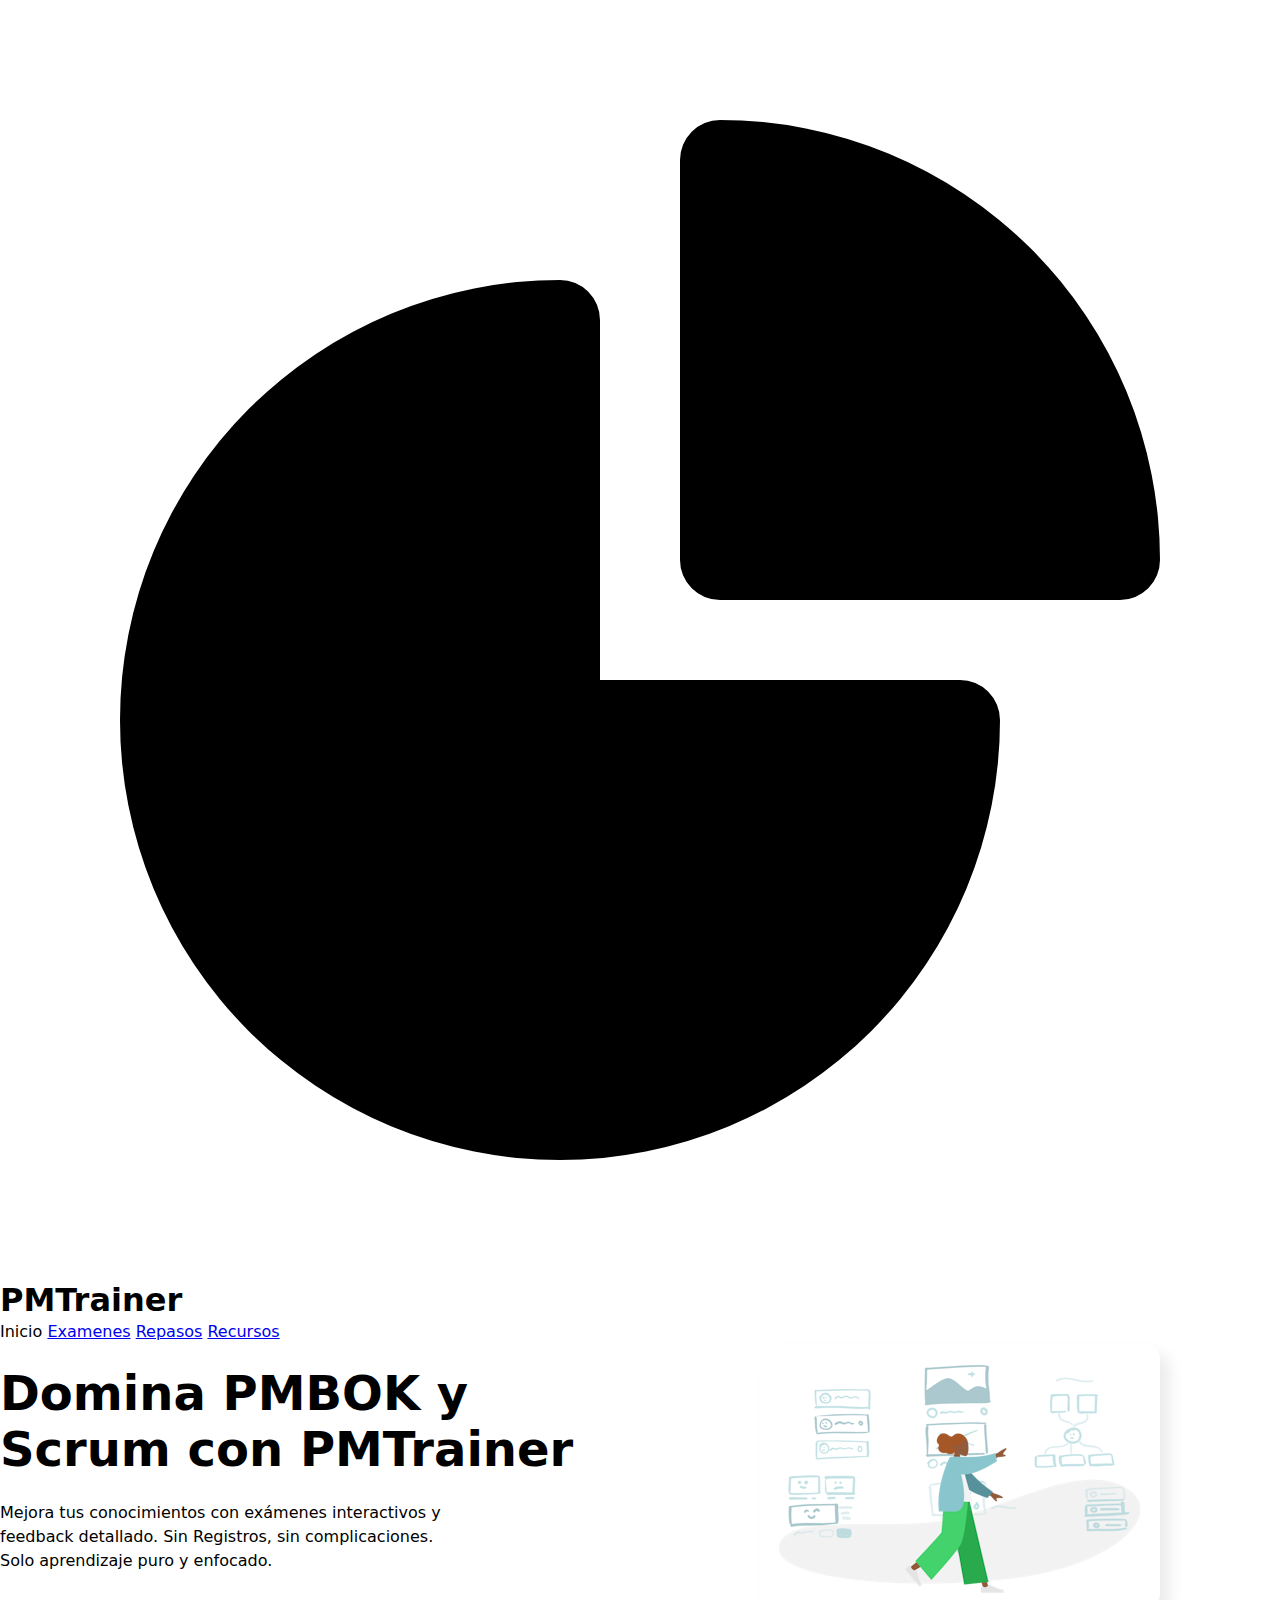
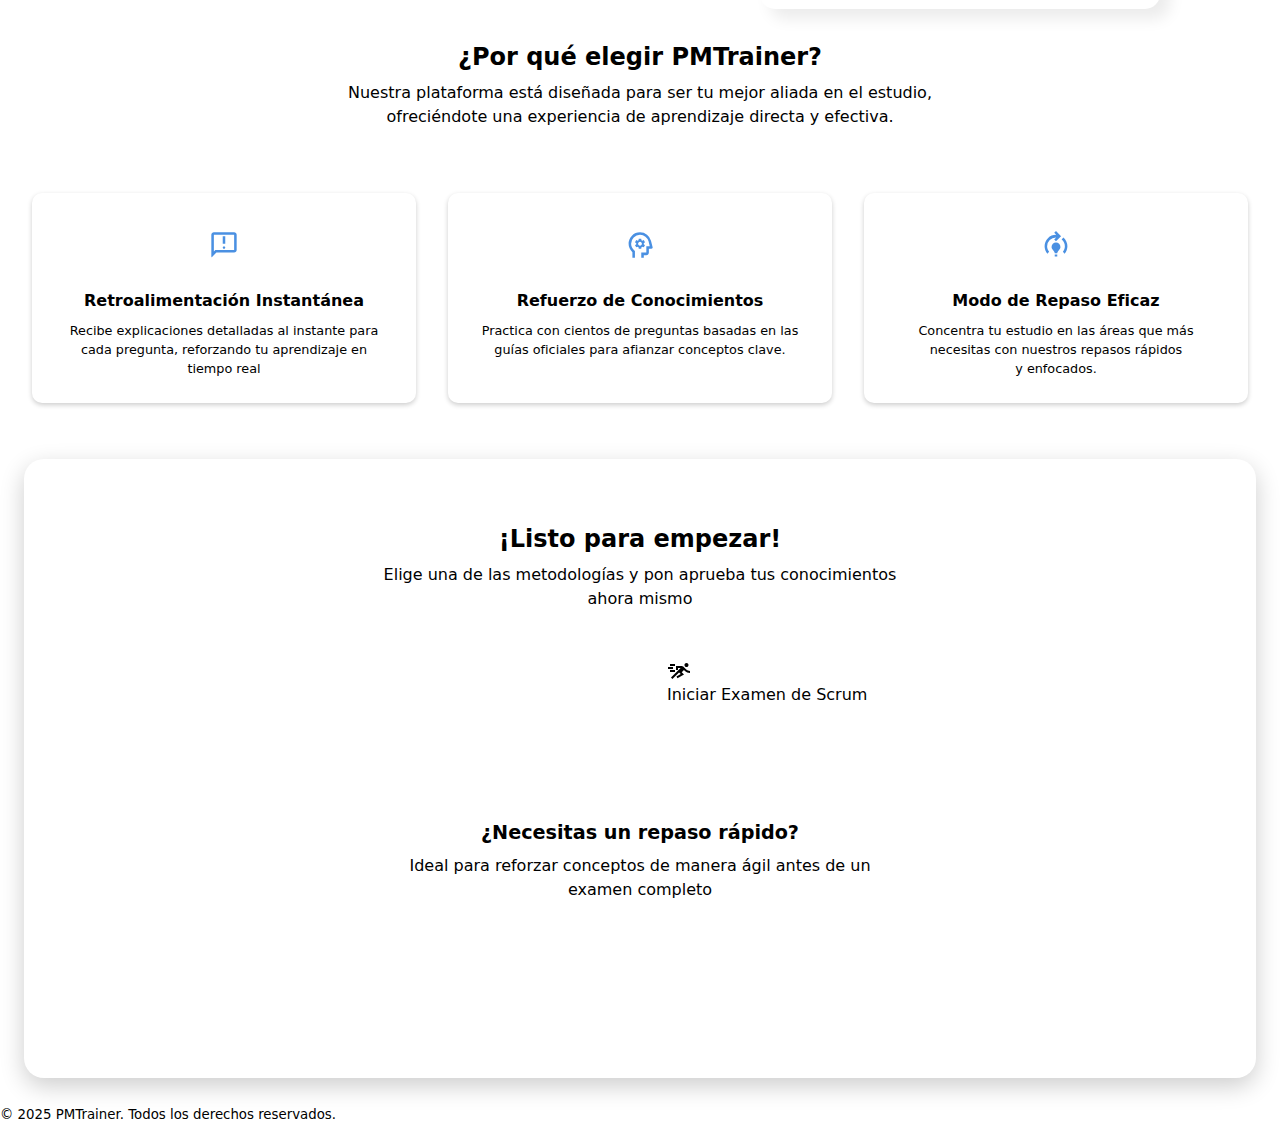
<file: index.html>
<!DOCTYPE html>
<html lang="es">

<head>
    <meta charset="UTF-8">
    <meta name="viewport" content="width=device-width, initial-scale=1.0">
    <meta name="description"
        content="Mejora tus conocimientos con exámenes interactivos y feedback detallado. Sin Registros, sin complicaciones. Solo aprendizaje puro y enfocado.">
    <title>PmTrainer - Inicio</title>
    <link rel="icon" type="image/x-icon" href="logos/pie-chart.ico">
    <link rel="stylesheet" href="CSS/resetcss.css">
    <link rel="stylesheet" href="CSS/styles.css">
</head>

<body>
    <header>
        <div class="svg-text">
            <svg xmlns="http://www.w3.org/2000/svg" viewBox="0 0 24 24" fill="currentColor" class="size-6">
                <path fill-rule="evenodd"
                    d="M2.25 13.5a8.25 8.25 0 0 1 8.25-8.25.75.75 0 0 1 .75.75v6.75H18a.75.75 0 0 1 .75.75 8.25 8.25 0 0 1-16.5 0Z"
                    clip-rule="evenodd" />
                <path fill-rule="evenodd"
                    d="M12.75 3a.75.75 0 0 1 .75-.75 8.25 8.25 0 0 1 8.25 8.25.75.75 0 0 1-.75.75h-7.5a.75.75 0 0 1-.75-.75V3Z"
                    clip-rule="evenodd" />
            </svg>
            <h1>PMTrainer</h1>
        </div>

        <nav>
            <span>Inicio</span>
            <a href="examenes.html">Examenes</a>
            <a href="repasos.html">Repasos</a>
            <a href="recursos.html">Recursos</a>
        </nav>
    </header>

    <main>
        <section class="hero-section">
            <article class="hero-text">
                <h1>Domina <span>PMBOK y Scrum</span> con PMTrainer</h1>
                <p>
                    Mejora tus conocimientos con exámenes interactivos y feedback detallado. Sin Registros, sin
                    complicaciones. Solo aprendizaje puro y enfocado.
                </p>
            </article>
            <img alt="Ilustración de metodologías de gestión de proyectos" width="400"
                src="images/Humaaans - 1 Character.png">
        </section>

        <section>
            <header class="info-text">
                <h3>¿Por qué elegir PMTrainer?</h3>
                <p>
                    Nuestra plataforma
                    está diseñada para ser tu mejor aliada en el estudio, ofreciéndote una experiencia de aprendizaje
                    directa y efectiva.
                </p>
            </header>

            <footer class="info-cards">
                <article>
                    <svg xmlns="http://www.w3.org/2000/svg" height="24px" viewBox="0 -960 960 960" width="24px"
                        fill="#4a90e2">
                        <path
                            d="M480-360q17 0 28.5-11.5T520-400q0-17-11.5-28.5T480-440q-17 0-28.5 11.5T440-400q0 17 11.5 28.5T480-360Zm-40-160h80v-240h-80v240ZM80-80v-720q0-33 23.5-56.5T160-880h640q33 0 56.5 23.5T880-800v480q0 33-23.5 56.5T800-240H240L80-80Zm126-240h594v-480H160v525l46-45Zm-46 0v-480 480Z" />
                    </svg>
                    <h4>Retroalimentación Instantánea</h4>
                    <p>Recibe explicaciones detalladas al instante para cada pregunta, reforzando tu aprendizaje en
                        tiempo real</p>
                </article>

                <article>
                    <svg xmlns="http://www.w3.org/2000/svg" height="24px" viewBox="0 -960 960 960" width="24px"
                        fill="#4a90e2">
                        <path
                            d="M240-80v-172q-57-52-88.5-121.5T120-520q0-150 105-255t255-105q125 0 221.5 73.5T827-615l52 205q5 19-7 34.5T840-360h-80v120q0 33-23.5 56.5T680-160h-80v80h-80v-160h160v-200h108l-38-155q-23-91-98-148t-172-57q-116 0-198 81t-82 197q0 60 24.5 114t69.5 96l26 24v208h-80Zm254-360Zm-54 80h80l6-50q8-3 14.5-7t11.5-9l46 20 40-68-40-30q2-8 2-16t-2-16l40-30-40-68-46 20q-5-5-11.5-9t-14.5-7l-6-50h-80l-6 50q-8 3-14.5 7t-11.5 9l-46-20-40 68 40 30q-2 8-2 16t2 16l-40 30 40 68 46-20q5 5 11.5 9t14.5 7l6 50Zm40-100q-25 0-42.5-17.5T420-520q0-25 17.5-42.5T480-580q25 0 42.5 17.5T540-520q0 25-17.5 42.5T480-460Z" />
                    </svg>
                    <h4>Refuerzo de Conocimientos</h4>
                    <p>Practica con cientos de preguntas basadas en las guías oficiales para afianzar conceptos clave.
                    </p>
                </article>

                <article>
                    <svg xmlns="http://www.w3.org/2000/svg" height="24px" viewBox="0 -960 960 960" width="24px"
                        fill="#4a90e2">
                        <path
                            d="M206-206q-41-48-63.5-107.5T120-440q0-150 105-255t255-105h8l-64-64 56-56 160 160-160 160-57-57 63-63h-6q-116 0-198 82t-82 198q0 51 16.5 96t46.5 81l-57 57Zm234-14q0-23-15.5-45.5t-34.5-47q-19-24.5-34.5-51T340-420q0-58 41-99t99-41q58 0 99 41t41 99q0 30-15.5 56.5t-34.5 51q-19 24.5-34.5 47T520-220h-80Zm0 100v-60h80v60h-80Zm314-86-57-57q30-36 46.5-81t16.5-96q0-66-27.5-122.5T657-657l57-57q58 50 92 120.5T840-440q0 67-22.5 126.5T754-206Z" />
                    </svg>
                    <h4>Modo de Repaso Eficaz</h4>
                    <p>Concentra tu estudio en las áreas que más necesitas con nuestros repasos rápidos y enfocados.</p>
                </article>
            </footer>
        </section>

        <section class="intro-links-section">
            <header>
                <article class="info-text">
                    <h3>¡Listo para empezar!</h3>
                    <p>Elige una de las metodologías y pon aprueba tus conocimientos ahora mismo</p>
                </article>

                <nav class="nav-buttons">
                    <a href="#" class="svg-text white">
                        <svg xmlns="http://www.w3.org/2000/svg" viewBox="0 -960 960 960" width="24px" fill="#4a90e2">
                            <path
                                d="M560-360q17 0 29.5-12.5T602-402q0-17-12.5-29.5T560-444q-17 0-29.5 12.5T518-402q0 17 12.5 29.5T560-360Zm-30-128h60q0-29 6-42.5t28-35.5q30-30 40-48.5t10-43.5q0-45-31.5-73.5T560-760q-41 0-71.5 23T446-676l54 22q9-25 24.5-37.5T560-704q24 0 39 13.5t15 36.5q0 14-8 26.5T578-596q-33 29-40.5 45.5T530-488ZM320-240q-33 0-56.5-23.5T240-320v-480q0-33 23.5-56.5T320-880h480q33 0 56.5 23.5T880-800v480q0 33-23.5 56.5T800-240H320Zm0-80h480v-480H320v480ZM160-80q-33 0-56.5-23.5T80-160v-560h80v560h560v80H160Zm160-720v480-480Z" />
                        </svg> Iniciar Examen de PMBOK</a>

                    <a href="#" class="svg-text">
                        <svg xmlns="http://www.w3.org/2000/svg" viewBox="0 -960 960 960" width="24px" fill="#4a90e2">
                            <path
                                d="m216-160-56-56 384-384H440v80h-80v-160h233q16 0 31 6t26 17l120 119q27 27 66 42t84 16v80q-62 0-112.5-19T718-476l-40-42-88 88 90 90-262 151-40-69 172-99-68-68-266 265Zm-96-280v-80h200v80H120ZM40-560v-80h200v80H40Zm739-80q-33 0-57-23.5T698-720q0-33 24-56.5t57-23.5q33 0 57 23.5t24 56.5q0 33-24 56.5T779-640Zm-659-40v-80h200v80H120Z" />
                        </svg> Iniciar Examen de Scrum</a>
                </nav>
            </header>

            <footer>
                <article class="info-text">
                    <h4>¿Necesitas un repaso rápido?</h4>
                    <p>Ideal para reforzar conceptos de manera ágil antes de un examen completo</p>
                </article>

                <nav class="nav-buttons">
                    <a href="#" class="svg-text white"><svg xmlns="http://www.w3.org/2000/svg" width="24" height="24"
                            viewBox="0 0 24 24" fill="currentColor"
                            class="icon icon-tabler icons-tabler-filled icon-tabler-bolt">
                            <path stroke="none" d="M0 0h24v24H0z" fill="none" />
                            <path
                                d="M13 2l.018 .001l.016 .001l.083 .005l.011 .002h.011l.038 .009l.052 .008l.016 .006l.011 .001l.029 .011l.052 .014l.019 .009l.015 .004l.028 .014l.04 .017l.021 .012l.022 .01l.023 .015l.031 .017l.034 .024l.018 .011l.013 .012l.024 .017l.038 .034l.022 .017l.008 .01l.014 .012l.036 .041l.026 .027l.006 .009c.12 .147 .196 .322 .218 .513l.001 .012l.002 .041l.004 .064v6h5a1 1 0 0 1 .868 1.497l-.06 .091l-8 11c-.568 .783 -1.808 .38 -1.808 -.588v-6h-5a1 1 0 0 1 -.868 -1.497l.06 -.091l8 -11l.01 -.013l.018 -.024l.033 -.038l.018 -.022l.009 -.008l.013 -.014l.04 -.036l.028 -.026l.008 -.006a1 1 0 0 1 .402 -.199l.011 -.001l.027 -.005l.074 -.013l.011 -.001l.041 -.002z" />
                        </svg>
                        Acceso al Repaso Rápido</a>
                </nav>
            </footer>
        </section>
    </main>
    <footer>
        <small>&copy; 2025 PMTrainer. Todos los derechos reservados.</small>
    </footer>
</body>

</html>
</file>
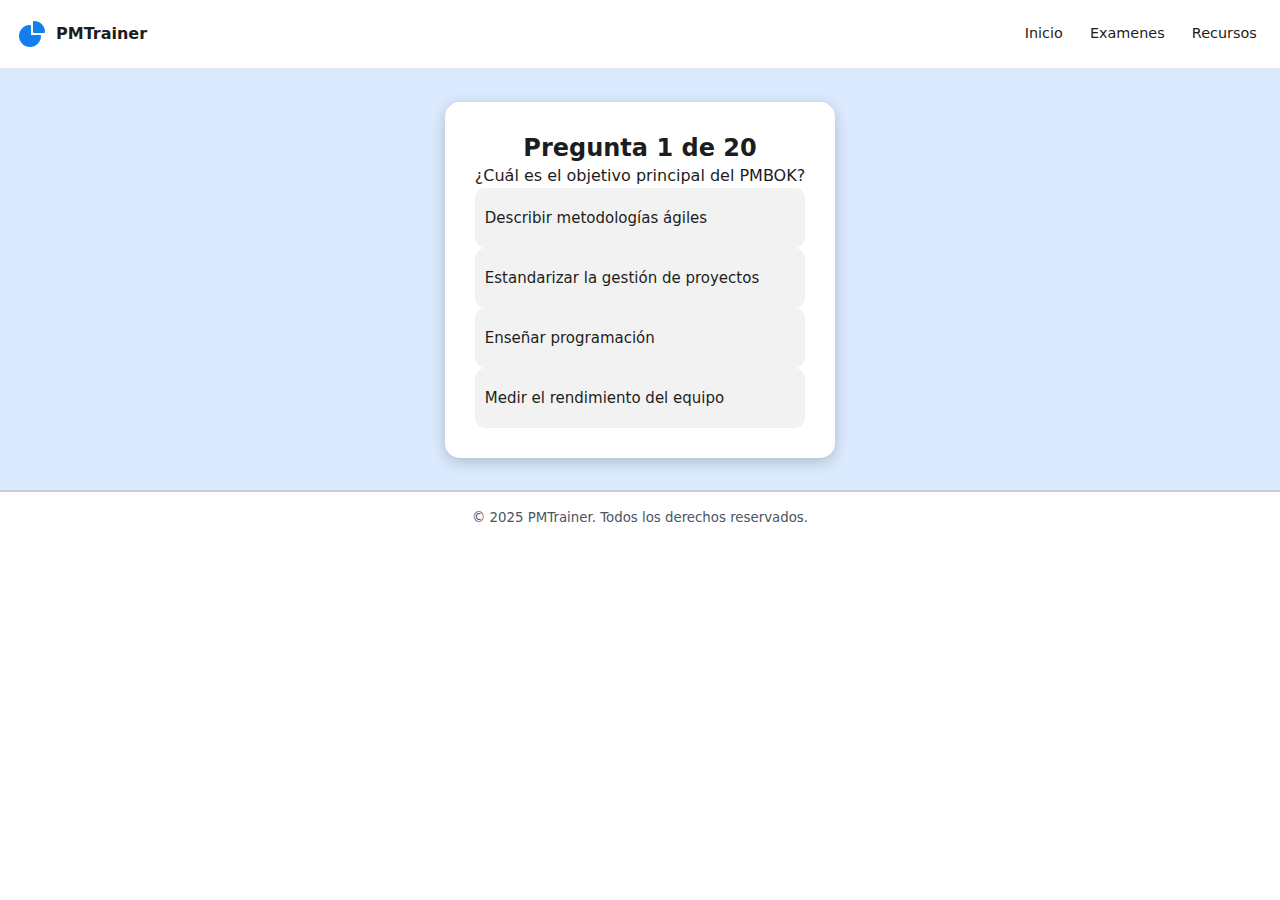
<file: examen_pmbok.html>
<!DOCTYPE html>
<html lang="es">

<head>
    <meta charset="UTF-8">
    <meta name="viewport" content="width=device-width, initial-scale=1.0">
    <title>PMTrainer - Examen PMBOK</title>
    <link rel="stylesheet" href="CSS/main.css">
    <link rel="stylesheet" href="CSS/exams.css">
    <link rel="stylesheet" href="CSS/resetcss.css">
    
</head>

<body>
    <header>
        <div class="svg-text">
            <svg xmlns="http://www.w3.org/2000/svg" viewBox="0 0 24 24" fill="currentColor" class="svg-header size-6">
                <path fill-rule="evenodd"
                    d="M2.25 13.5a8.25 8.25 0 0 1 8.25-8.25.75.75 0 0 1 .75.75v6.75H18a.75.75 0 0 1 .75.75 8.25 8.25 0 0 1-16.5 0Z"
                    clip-rule="evenodd" />
                <path fill-rule="evenodd"
                    d="M12.75 3a.75.75 0 0 1 .75-.75 8.25 8.25 0 0 1 8.25 8.25.75.75 0 0 1-.75.75h-7.5a.75.75 0 0 1-.75-.75V3Z"
                    clip-rule="evenodd" />
            </svg>
            <h1>PMTrainer</h1>
        </div>

        <nav>
            <a href="index.html">Inicio</a>
            <a href="examenes.html">Examenes</a>
            <!-- <a href="repasos.html">Repasos</a> -->
            <a href="recursos.html">Recursos</a>
        </nav>
    </header>

    <main>
        <section class="center">
            <article class="container" id="question-container">
                <div class="progress-container">
                    <div id="progress-bar"></div>
                    <span id="progress-text">Pregunta 1 de X</span>
                </div>

                <h2 id="question-text">Pregunta aquí</h2>

                <div id="options-container" class="card">
                    <!-- Opciones generadas por JS -->
                </div>

                <button id="next-btn" class="btn">Siguiente</button>
                <a href="examenes.html" class="btn btn-return">Volver al selector de exámenes</a>
            </article>

            <article id="result-container" class="container hidden">
                <h2 id="score">Tu puntaje final: 0</h2>
                <div id="incorrect-answers-container" class="card">
                    <div id="incorrect-answers"></div>
                </div>
                <div class="result-buttons">
                    <button id="restart-btn" class="btn">Reiniciar examen</button>
                    <a href="examenes.html" class="btn btn-return">Volver al selector de exámenes</a>
                </div>
            </article>
        </section>
    </main>

    <footer>
        <small>&copy; 2025 PMTrainer. Todos los derechos reservados.</small>
    </footer>

    <script src="JavaScript/examen_pmbok.js"></script>
    <script src="JavaScript/examen_logica.js"></script>
</body>

</html>
</file>
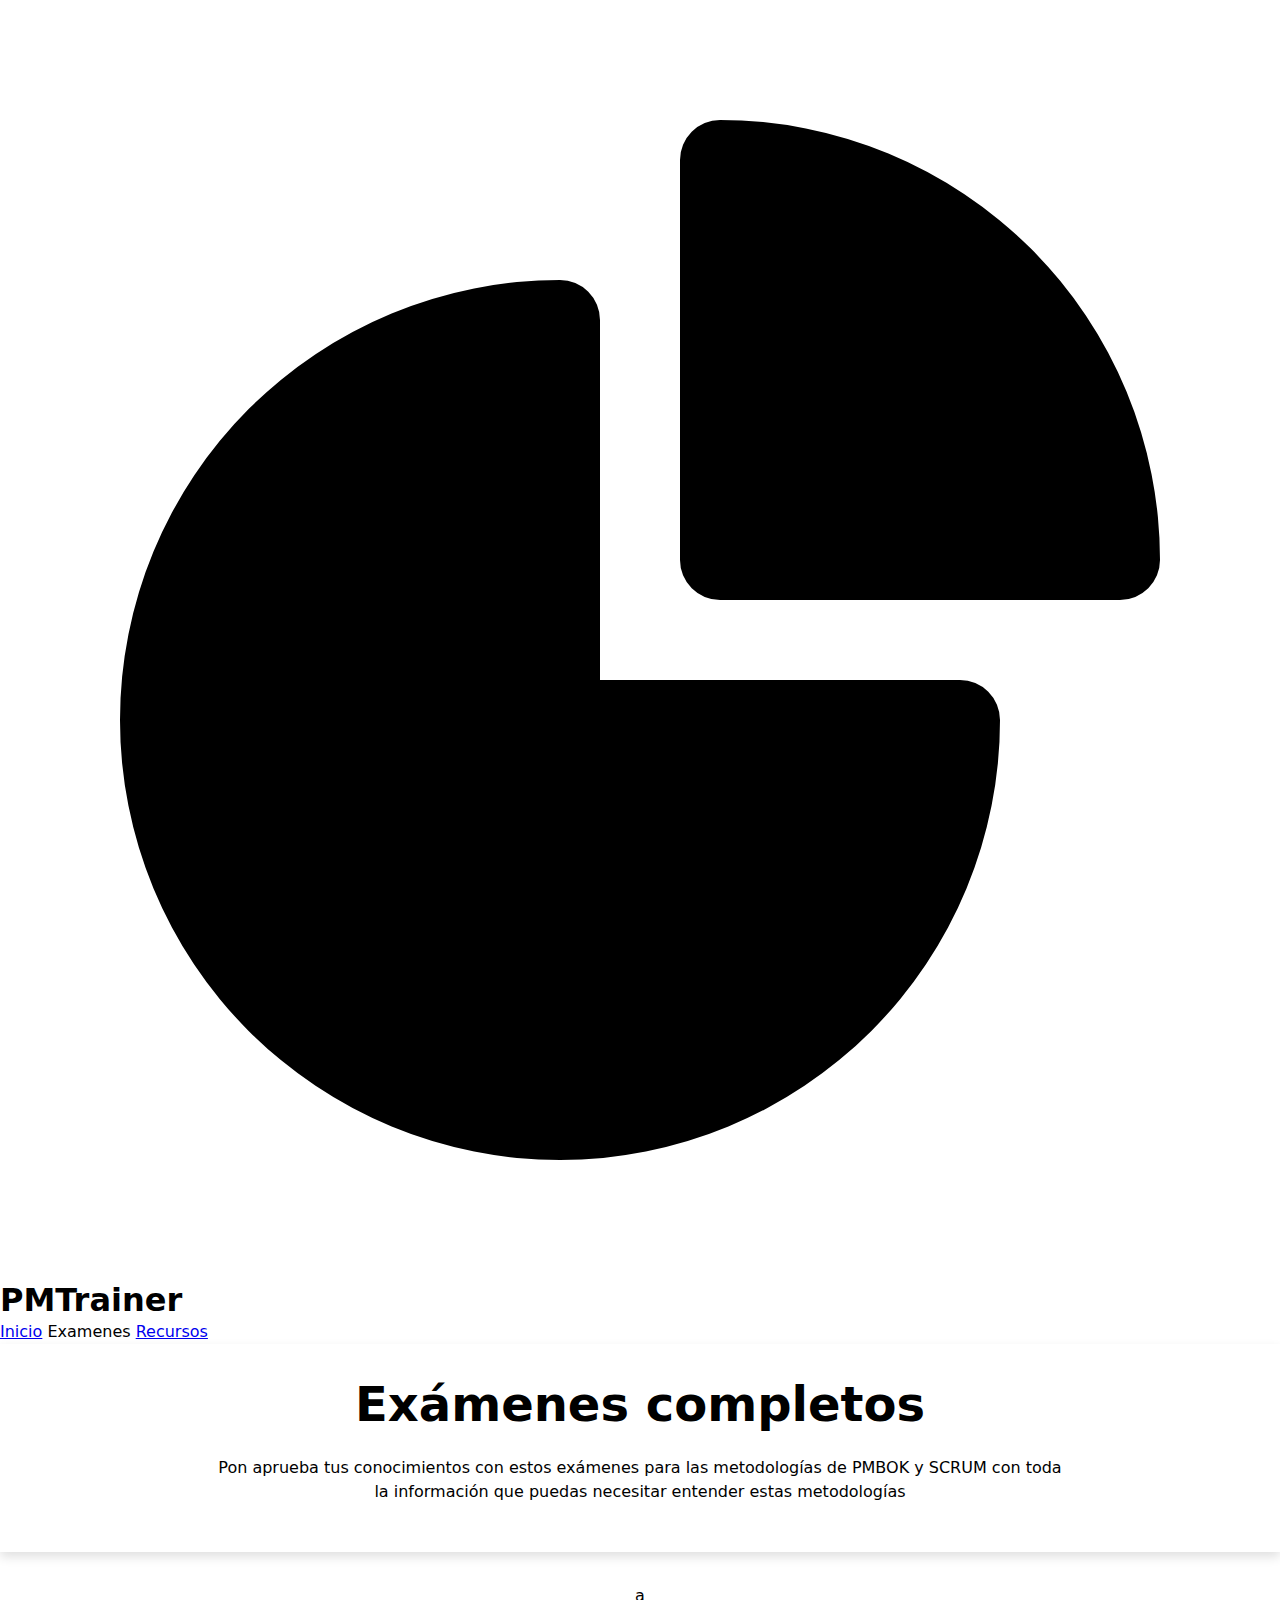
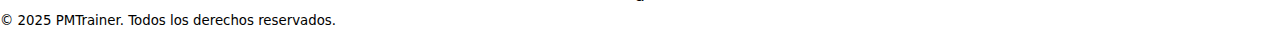
<file: examenes.html>
<!DOCTYPE html>
<html lang="es">

<head>
    <meta charset="UTF-8">
    <meta name="viewport" content="width=device-width, initial-scale=1.0">
    <meta name="description"
        content="Pon aprueba tus conocimientos acerca de PMBOK y Scrum con nuestros exámenes interactivos. Obtén retroalimentación detallada para mejorar continuamente. ¡Comienza a practicar hoy mismo!">
    <title>PmTrainer - Exámenes</title>
    <link rel="icon" type="image/x-icon" href="logos/pie-chart.ico">
    <link rel="stylesheet" href="CSS/resetcss.css">
    <link rel="stylesheet" href="CSS/styles.css">
</head>

<body>
    <header>
        <div class="svg-text">
            <svg xmlns="http://www.w3.org/2000/svg" viewBox="0 0 24 24" fill="currentColor" class="svg-header size-6">
                <path fill-rule="evenodd"
                    d="M2.25 13.5a8.25 8.25 0 0 1 8.25-8.25.75.75 0 0 1 .75.75v6.75H18a.75.75 0 0 1 .75.75 8.25 8.25 0 0 1-16.5 0Z"
                    clip-rule="evenodd" />
                <path fill-rule="evenodd"
                    d="M12.75 3a.75.75 0 0 1 .75-.75 8.25 8.25 0 0 1 8.25 8.25.75.75 0 0 1-.75.75h-7.5a.75.75 0 0 1-.75-.75V3Z"
                    clip-rule="evenodd" />
            </svg>
            <h1>PMTrainer</h1>
        </div>

        <nav>
            <a href="index.html">Inicio</a>
            <span>Examenes</span>
            <!-- <a href="repasos.html">Repasos</a> -->
            <a href="recursos.html">Recursos</a>
        </nav>
    </header>

    <main>
        <section class="center background-alt">
            <article class="center hero-text">
                <h1>Exámenes completos</h1>
                <p>Pon aprueba tus conocimientos con estos exámenes para las metodologías de <span>PMBOK</span> y <span>SCRUM</span> con toda la información que puedas necesitar entender estas metodologías</p>
            </article>
        </section>

        <section class="center">
            a
        </section>
    </main>

    <footer>
        <small>&copy; 2025 PMTrainer. Todos los derechos reservados.</small>
    </footer>
</body>

</html>
</file>
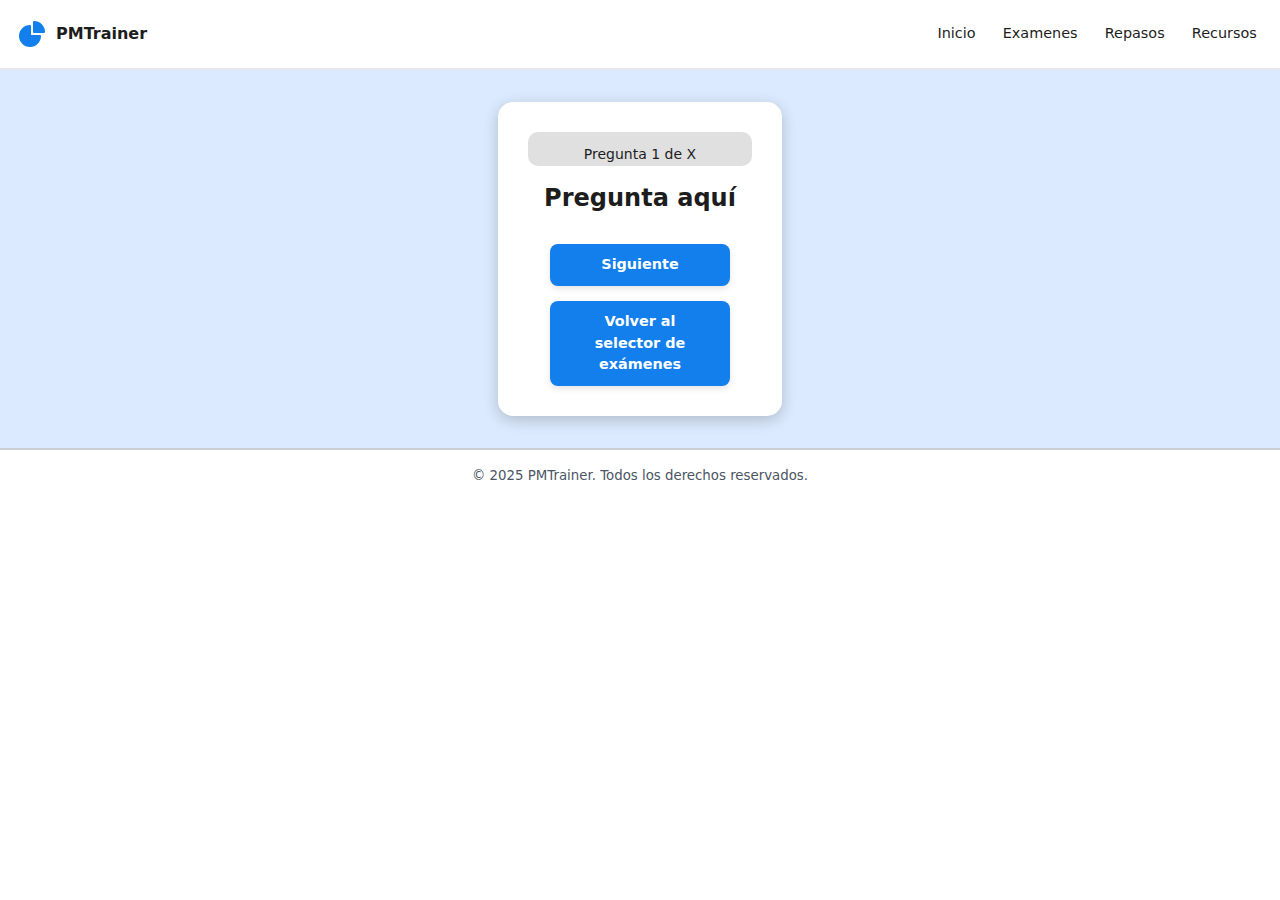
<file: examPage.html>
<!DOCTYPE html>
<html lang="es">

<head>
    <meta charset="UTF-8">
    <meta name="viewport" content="width=device-width, initial-scale=1.0">
    <title>PMTrainer - Examen PMBOK</title>
    <link rel="icon" type="image/x-icon" href="icons/pie-chart.ico">
    <link rel="stylesheet" href="CSS/main.css">
    <link rel="stylesheet" href="CSS/exams.css">
    <link rel="stylesheet" href="CSS/resetcss.css">
</head>

<body>
    <header>
        <div class="svg-text">
            <svg xmlns="http://www.w3.org/2000/svg" viewBox="0 0 24 24" fill="currentColor" class="svg-header size-6">
                <path fill-rule="evenodd"
                    d="M2.25 13.5a8.25 8.25 0 0 1 8.25-8.25.75.75 0 0 1 .75.75v6.75H18a.75.75 0 0 1 .75.75 8.25 8.25 0 0 1-16.5 0Z"
                    clip-rule="evenodd" />
                <path fill-rule="evenodd"
                    d="M12.75 3a.75.75 0 0 1 .75-.75 8.25 8.25 0 0 1 8.25 8.25.75.75 0 0 1-.75.75h-7.5a.75.75 0 0 1-.75-.75V3Z"
                    clip-rule="evenodd" />
            </svg>
            <h1>PMTrainer</h1>
        </div>

        <nav>
            <a href="index.html">Inicio</a>
            <a href="examenes.html">Examenes</a>
            <a href="repasos.html">Repasos</a>
            <a href="recursos.html">Recursos</a>
        </nav>
    </header>

    <main>
        <section class="center">
            <article class="container" id="question-container">
                <div class="progress-container">
                    <div id="progress-bar"></div>
                    <span id="progress-text">Pregunta 1 de X</span>
                </div>

                <h2 id="question-text">Pregunta aquí</h2>

                <div id="options-container" class="card">
                    <!-- Opciones generadas por JS -->
                </div>

                <button id="next-btn" class="btn">Siguiente</button>
                <a href="examenes.html" class="btn btn-return">Volver al selector de exámenes</a>
            </article>

            <article id="result-container" class="container hidden">
                <h2 id="score">Tu puntaje final: 0</h2>
                <div id="incorrect-answers-container" class="card">
                    <div id="incorrect-answers"></div>
                </div>
                <div class="result-buttons">
                    <button id="restart-btn" class="btn">Reiniciar examen</button>
                    <a href="examenes.html" class="btn btn-return">Volver al selector de exámenes</a>
                </div>
            </article>
        </section>
    </main>

    <footer>
        <small>&copy; 2025 PMTrainer. Todos los derechos reservados.</small>
    </footer>

    <script src="JavaScript/DB/examenDB.js"></script>
    <script src="JavaScript/examen_logica.js"></script>
</body>

</html>
</file>
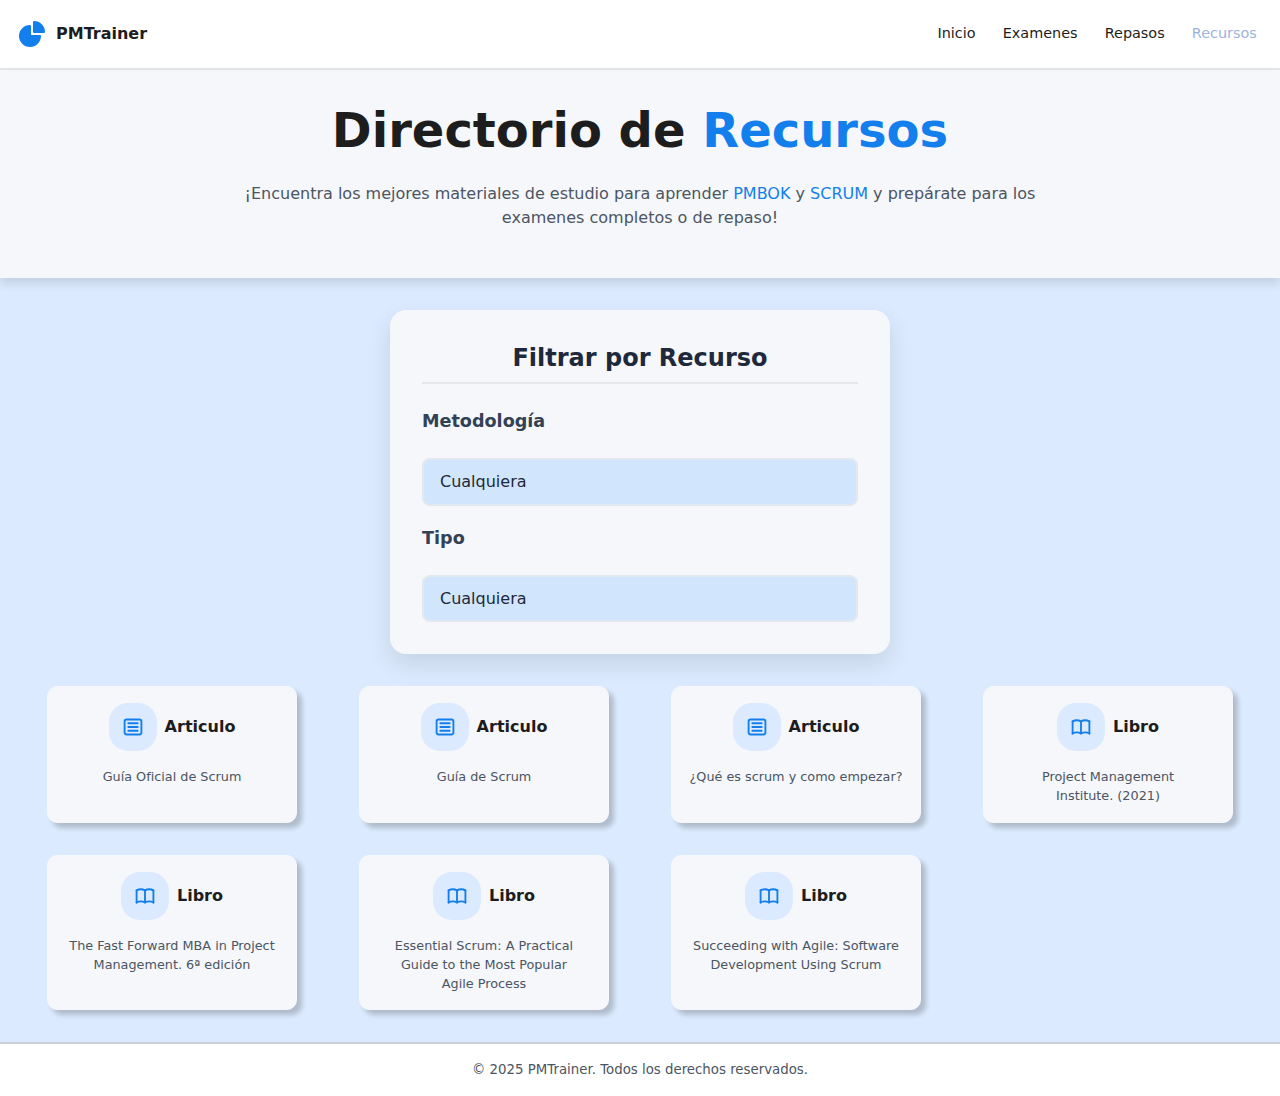
<file: recursos.html>
<!DOCTYPE html>
<html lang="es">

<head>
    <meta charset="UTF-8">
    <meta name="viewport" content="width=device-width, initial-scale=1.0">
    <meta name="description"
        content="Apartado de recursos con material adicional para el estudio de PMBOK y Scrum. Encuentra libros, artículos, guías, videos y mucho más, para complementar tu aprendizaje.">
    <title>PmTrainer - Recursos</title>
    <link rel="icon" type="image/x-icon" href="icons/pie-chart.ico">
    <link rel="stylesheet" href="CSS/resetcss.css">
    <link rel="stylesheet" href="CSS/main.css">
    <link rel="stylesheet" href="CSS/styles.css">
</head>

<body>
    <header>
        <div class="svg-text">
            <svg xmlns="http://www.w3.org/2000/svg" viewBox="0 0 24 24" fill="currentColor" class="svg-header size-6">
                <path fill-rule="evenodd"
                    d="M2.25 13.5a8.25 8.25 0 0 1 8.25-8.25.75.75 0 0 1 .75.75v6.75H18a.75.75 0 0 1 .75.75 8.25 8.25 0 0 1-16.5 0Z"
                    clip-rule="evenodd" />
                <path fill-rule="evenodd"
                    d="M12.75 3a.75.75 0 0 1 .75-.75 8.25 8.25 0 0 1 8.25 8.25.75.75 0 0 1-.75.75h-7.5a.75.75 0 0 1-.75-.75V3Z"
                    clip-rule="evenodd" />
            </svg>
            <h1>PMTrainer</h1>
        </div>

        <nav>
            <a href="index.html">Inicio</a>
            <a href="examenes.html">Examenes</a>
            <a href="repasos.html">Repasos</a>
            <span>Recursos</span>
        </nav>
    </header>

    <main>
        <section class="center background-alt">
            <article class="center hero-text">
                <h1>Directorio de <span>Recursos</span></h1>
                <p>¡Encuentra los mejores materiales de estudio para aprender <span>PMBOK</span> y <span>SCRUM</span> y
                    prepárate para los examenes completos o de repaso!</p>
            </article>
            <!-- <form action="" method="get" class="center search-form">
                <input type="text" name="search" id="search" placeholder="🔍 Buscar recursos por palabra clave">
            </form> -->
        </section>

        <section class="cuestionario">
            <h2>Filtrar por Recurso</h2>

            <form>
                <label for="metodologia">Metodología</label>
                <select name="metodologia" id="metodologia">
                    <option value="todos">Cualquiera</option>
                    <hr>
                    <option value="PMBOK">PMBOK</option>
                    <option value="SCRUM">SCRUM</option>
                </select>

                <label for="tipo">Tipo</label>
                <select name="tipo" id="tipo">
                    <option value="todos">Cualquiera</option>
                    <hr>
                    <option value="articulo">Artículos</option>
                    <option value="libro">Libros</option>
                </select>
            </form>
        </section>

        <section id="contenedor-recursos" class="contenedor-recursos">
            
        </section>
    </main>

    <footer>
        <small>&copy; 2025 PMTrainer. Todos los derechos reservados.</small>
    </footer>

    <script src="JavaScript/DB/recursosDB.js"></script>
    <script src="JavaScript/recursosLogica.js"></script>
</body>
</html>
</file>
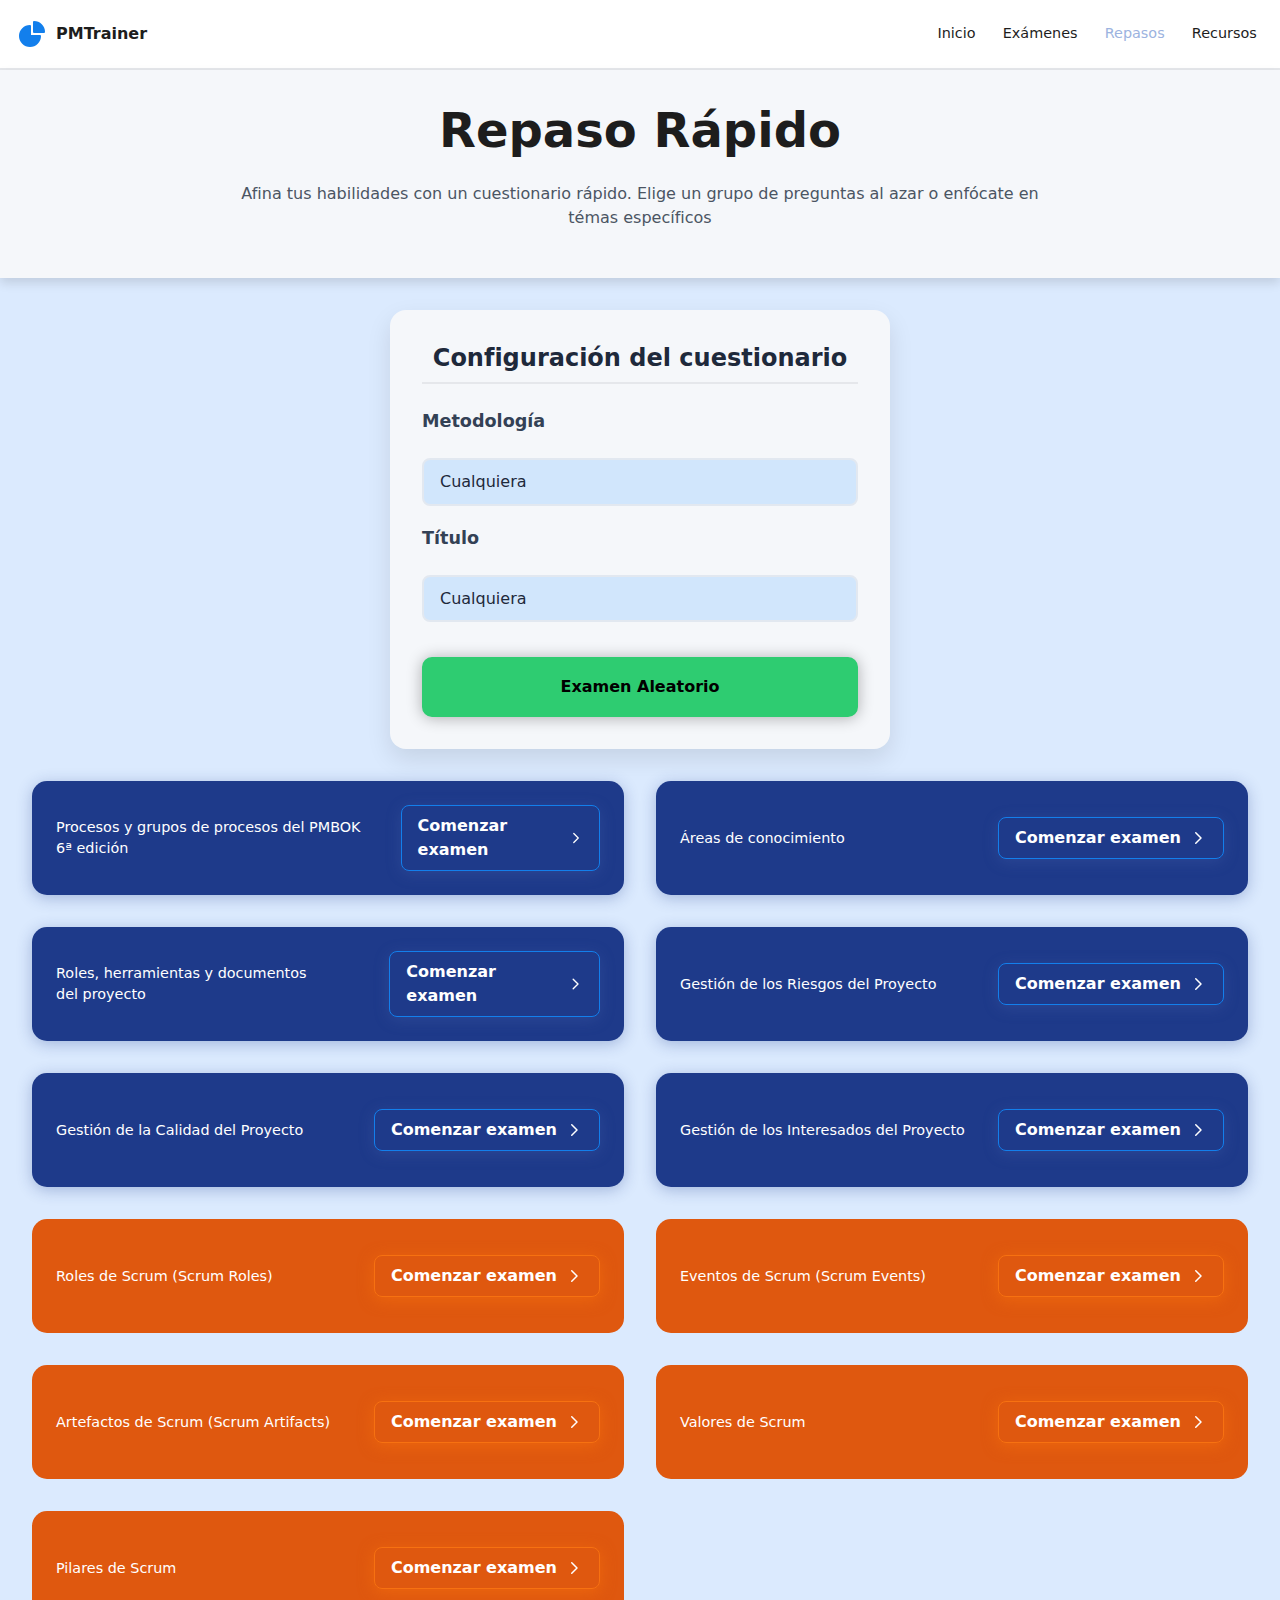
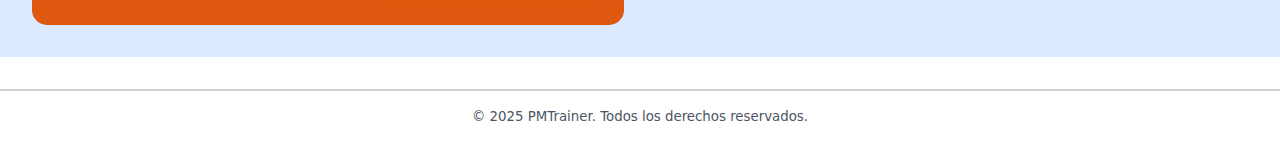
<file: repasos.html>
<!DOCTYPE html>
<html lang="es">

<head>
    <meta charset="UTF-8">
    <meta name="viewport" content="width=device-width, initial-scale=1.0">
    <meta name="description" content="¡Practica los temas de cada metodología antes de presentar el examen completo!">
    <title>PmTrainer - Repasos</title>
    <link rel="icon" type="image/x-icon" href="icons/pie-chart.ico">
    <link rel="stylesheet" href="CSS/resetcss.css">
    <link rel="stylesheet" href="CSS/main.css">
    <link rel="stylesheet" href="CSS/styles.css">
</head>

<body>
    <header>
        <div class="svg-text">
            <svg xmlns="http://www.w3.org/2000/svg" viewBox="0 0 24 24" fill="currentColor" class="svg-header size-6">
                <path fill-rule="evenodd"
                    d="M2.25 13.5a8.25 8.25 0 0 1 8.25-8.25.75.75 0 0 1 .75.75v6.75H18a.75.75 0 0 1 .75.75 8.25 8.25 0 0 1-16.5 0Z"
                    clip-rule="evenodd" />
                <path fill-rule="evenodd"
                    d="M12.75 3a.75.75 0 0 1 .75-.75 8.25 8.25 0 0 1 8.25 8.25.75.75 0 0 1-.75.75h-7.5a.75.75 0 0 1-.75-.75V3Z"
                    clip-rule="evenodd" />
            </svg>
            <h1>PMTrainer</h1>
        </div>

        <nav>
            <a href="index.html">Inicio</a>
            <a href="examenes.html">Exámenes</a>
            <span>Repasos</span>
            <a href="recursos.html">Recursos</a>
        </nav>
    </header>

    <main>

        <section class="center background-alt">
            <article class="center hero-text">
                <h1>Repaso Rápido</h1>
                <p>Afina tus habilidades con un cuestionario rápido. Elige un grupo de preguntas al azar o enfócate en
                    témas específicos</p>
            </article>
        </section>

        <section class="cuestionario">
            <h2>Configuración del cuestionario</h2>

            <form>
                <label for="metodologia">Metodología</label>
                <select name="metodologia" id="metodologia">
                    <option value="todos">Cualquiera</option>
                    <hr>
                    <option value="pmbok">PMBOK</option>
                    <option value="scrum">SCRUM</option>
                </select>

                <!-- <label for="preguntas">Número mínimo de preguntas</label>
                <input type="range" list="items" min="1" max="10" value="5">
                <output></output>
                <datalist id="items">
                    <option value="1"><= 1 </option>
                    <option value="2"><= 2</option>
                    <option value="3"><= 3</option>
                    <option value="4"><= 4</option>
                    <option value="5"><= 5</option>
                    <option value="6"><= 6</option>
                    <option value="7"><= 7</option>
                    <option value="8"><= 8</option>
                    <option value="9"><= 9</option>
                    <option value="10"><= 10</option>
                </datalist> -->

                <label for="titulo">Título</label>
                <select name="titulo" id="titulo">
                    <option value="todos">Cualquiera</option>
                    <hr>
                    <!-- Títulos de cada examen -->
                </select>
                
                <div id="examen-aleatorio" class="random-card">
                    Examen Aleatorio
                </div>
            </form>

        </section>

        <section class="contenedor-repasos" id="resultado">
            <!-- Resultado de la búsqueda del tipo de examen -->

        </section>

    </main>

    <footer>
        <small>&copy; 2025 PMTrainer. Todos los derechos reservados.</small>
    </footer>

    <!-- <script src="JavaScript/DB/temasDB.js"></script> -->
    <script src="JavaScript/temas_logica.js"></script>
</body>

</html>
</file>
<file: CSS/styles.css>
.nav-buttons {
    display: flex;
    flex-direction: row;
    gap: 1em;
    /* margin-top: -1rem; */
    margin-bottom: 2rem;

    a {
        padding: 1em;
        text-decoration: none;
        border-radius: 10px;
        font-weight: 500;

        &:first-child {
            background-color: var(--primary-color);
            border: 2px solid var(--primary-color);
        }


        &:nth-child(2) {
            background-color: var(--background-color-dark);
            border: 2px solid var(--background-color-dark);
            color: var(--text-color);

            svg {
                fill: var(--text-color);
            }
        }

        &:hover {
            background-color: var(--background-color-alt);
            color: var(--text-color);
            border: 2px solid var(--primary-color);

            svg {
                fill: var(--primary-color);
            }
        }
    }
}

.white {
    color: white;

    svg {
        fill: white;
    }
}

.hero-section {
    display: grid;
    grid-template-columns: repeat(auto-fit, minmax(300px, 1fr));

    img {
        background-color: var(--background-color);
        justify-self: center;
        border-radius: 15px;
        max-width: 70%;
        height: auto;
        box-shadow: 10px 10px 15px rgba(0, 0, 0, 0.08);
    }
}

.info-text {
    display: flex;
    flex-direction: column;
    align-items: center;
    justify-content: space-between;
    gap: .5em;
    width: 100%;
    padding: 2em;
    font-weight: 700;

    h3 {
        font-size: 1.5rem;
    }

    h4 {
        font-size: 1.2rem;
    }

    p {
        font-weight: 400;
        text-align: center;
        font-size: 1rem;
        width: 50%;
        color: var(--secondary-text-color);
    }
}

.info-cards {
    display: grid;
    grid-template-columns: repeat(auto-fit, minmax(250px, 1fr));
    grid-auto-rows: 1fr;
    align-content: center;
    align-items: center;
    gap: 2em;
    padding: 2em;

    article {
        display: flex;
        flex-direction: column;
        align-items: center;
        background-color: var(--background-color-alt);
        border-radius: 10px;
        padding: 1.5em;
        box-shadow: 0 2px 5px rgba(0, 0, 0, 0.2);
        text-align: center;
        height: 100%;

        svg {
            background-color: var(--primary-background-color);
            height: 3.5rem;
            width: 3.5rem;
            padding: .8em;
            border-radius: 40%;
            margin-bottom: 1em;
        }

        h4 {
            font-size: 1rem;
            font-weight: 700;

            margin-bottom: .5em;
        }

        p {
            margin: 0;
            font-size: .8rem;
            font-weight: 400;
            color: var(--secondary-text-color);
        }
    }
}

.intro-links-section {
    margin: 1.5rem;
    border-radius: 20px;
    box-shadow: 0 8px 24px rgba(0, 0, 0, 0.2);
    background-color: var(--background-color-alt);
    padding: 1rem;

    header {
        display: flex;
        flex-direction: column;
        align-items: center;
        justify-content: space-between;
        padding: 1rem;
        text-align: center;
    }

    footer {
        display: flex;
        flex-direction: column;
        align-items: center;
        justify-content: space-between;
        padding: 1rem;
        text-align: center;
        border-top: 1px solid var(--hr);

        .nav-buttons {
            a {
                background-color: var(--green-color);
                border: 2px solid var(--green-color);

                svg {
                    width: 1.5rem;
                    height: 1.5rem;
                }
            }

            a:hover {
                background-color: (var(--background-color-alt));
                color: var(--text-color);

                svg {
                    fill: var(--primary-color);
                }
            }
        }
    }
}

.hero-text {
    display: flex;
    flex-direction: column;
    justify-content: center;

    h1 {
        font-size: 3rem;
        font-weight: 700;
        margin-bottom: .5em;

        span {
            color: var(--primary-color);
        }
    }

    p {
        width: 70%;
        font-size: 1rem;
        margin-bottom: 1em;
        color: var(--secondary-text-color);

        span {
            color: var(--primary-color);
            font-weight: 500;
        }
    }
}

.background-alt {
    background-color: var(--background-color-alt);
    padding: 2rem;
    margin-bottom: 2rem;
    box-shadow: 0 5px 10px rgba(0, 0, 0, 0.12);
}

.search-form {
    margin: 1em;

    input {
        border: 2px solid var(--hr);
        border-radius: 10px;
        background-color: var(--background-color-alt);
        padding: 1em;
        width: 70%;
        box-shadow: 2px 2px 5px rgba(0, 0, 0, .3);
    }

    input:hover {
        border: 2px solid var(--background-color-dark);
        box-shadow: 2px 2px 5px rgba(0, 0, 0, .4);
    }
}

.contenedor-recursos {
    display: grid;
    grid-template-columns: repeat(auto-fit, minmax(250px, 1fr));
    justify-content: center;
    justify-items: center;
    align-items: stretch;
    gap: 2em;
    padding: 2em;

    a {
        text-decoration: none;
        color: var(--text-color);
        display: flex;
        flex-direction: column;
        align-items: center;
        background-color: var(--background-color-alt);
        padding: 1em;
        text-align: center;
        width: 250px;
        height: 100%;
        min-height: 5rem;
        border: 1px solid var(--background-color-alt);
        border-radius: 10px;
        box-shadow: 5px 5px 5px rgba(0, 0, 0, 0.2);
        gap: 1rem;
        transition: transform 0.3s ease, box-shadow 0.3s ease;

        .svg-text {
            display: flex;
            flex-direction: row;

            svg {
                background-color: var(--primary-background-color);
                height: 3rem;
                width: 3rem;
                padding: .8em;
                border-radius: 40%;
            }

            h4 {
                font-size: 1rem;
                font-weight: 700;
            }
        }

        p {
            margin: 0;
            font-size: .8rem;
            font-weight: 400;
            color: var(--secondary-text-color);
        }
    }

    a:hover {
        border: 1px solid var(--background-color-dark);
        background-color: var(--background-color);
        box-shadow: 5px 5px 5px rgba(0, 0, 0, 0.3);
    }
}

.exam-section {
    display: grid;
    grid-template-columns: repeat(auto-fit, minmax(280px, 1fr));
    gap: 2rem;
    padding: 2rem;
    justify-items: center;
    margin-bottom: 2rem;
}

.exam-card {
    background-color: var(--background-color-alt);
    border-radius: 10px;
    padding: 2rem;
    max-width: 320px;
    text-align: center;
    box-shadow: 0 4px 10px rgba(0, 0, 0, 0.1);
    transition: transform 0.3s ease, box-shadow 0.3s ease;

    h3 {
        font-size: 1.2rem;
        font-weight: 700;
        margin-bottom: 0.5rem;
        color: var(--text-color);
    }

    p {
        color: var(--secondary-text-color);
        font-size: 0.9rem;
        margin-bottom: 1.5rem;
    }
}

.exam-card:hover {
    transform: translateY(-5px);
    box-shadow: 0 6px 15px rgba(0, 0, 0, 0.15);
}

.icon-circle {
    background-color: var(--primary-background-color);
    width: 60px;
    height: 60px;
    border-radius: 50%;
    margin: 0 auto 1rem;
    display: flex;
    align-items: center;
    justify-content: center;
}

.icon {
    width: 30px;
    height: 30px;
    color: var(--primary-color);
}

.exam-button {
    display: inline-flex;
    align-items: center;
    gap: 0.5rem;
    color: var(--primary-color);
    text-decoration: none;
    font-weight: 600;
    transition: all 0.3s ease;
    border-radius: 8px;
    padding: 0.5rem 1rem;



    svg {
        min-width: 10px;
        width: 18px;
        min-height: 10px;
        height: 18px;
    }
}

.exam-button:hover {
    color: white;
    background-color: var(--primary-color);
}

.contenedor-repasos {
    display: grid;
    grid-template-columns: repeat(auto-fit, minmax(500px, 1fr));
    grid-auto-rows: 1fr;
    justify-content: center;
    justify-items: center;
    align-items: stretch;
    gap: 2em;
    padding: 2em;
    margin-bottom: 2rem;
}

/* ======== SECCIÓN GENERAL ======== */
.cuestionario {
    max-width: 500px;
    margin: auto;
    background: var(--background-color-alt);
    padding: 2rem;
    border-radius: 1rem;
    box-shadow: 0 10px 25px rgba(0, 0, 0, 0.1);

    h2 {
        text-align: center;
        color: #1E293B;
        font-size: 1.5rem;
        margin-bottom: 1.5rem;
        font-weight: 700;
        border-bottom: 2px solid #e5e7eb;
        padding-bottom: 0.5rem;
    }

    form {
        display: flex;
        flex-direction: column;
        gap: 1.2rem;
    }

    label {
        font-weight: 600;
        font-size: 1.1rem;
        color: #334155;
        margin-bottom: 0.3rem;
    }
}

/* ======== SELECT ======== */
.cuestionario select {
    appearance: none;
    background-color: var(--bg-feedback);
    border: 2px solid #e2e8f0;
    border-radius: 8px;
    padding: 0.6rem 1rem;
    font-size: 1rem;
    color: #1e293b;
    cursor: pointer;
    transition: all 0.25s ease;
    outline: none;
    background-image: url("data:image/svg+xml,%3Csvg fill='none' stroke='%236b7280' stroke-width='2' viewBox='0 0 24 24'%3E%3Cpath stroke-linecap='round' stroke-linejoin='round' d='M19 9l-7 7-7-7'/%3E%3C/svg%3E");
    background-repeat: no-repeat;
    background-position: right 1rem center;
    background-size: 1rem;
}

.cuestionario select:hover {
    border-color: #60a5fa;
    background-color: #f1f5f9;
}

.cuestionario select:focus {
    border-color: #2563eb;
    /* box-shadow: 0 0 0 3px rgba(37, 99, 235, 0.25); */
}

.cuestionario option[value="todos"] {
    color: var(--text-color);
    font-weight: 600;
}

.no-result{
    margin-top: 1rem;
}

.random-card{
    display: flex;
    justify-content: center;
    margin-top: 1em;
    padding: 1rem;
    background-color: var(--green-color);
    cursor: pointer;
    border-radius: 10px;
    color: black;
    font-weight: 600;
    border: 2px solid var(--green-color);
    box-shadow: 0px 1px 15px rgba(0, 0, 0, .3);
    transition: ease all 0.3s;
}

.random-card:hover {
    /* background-color: var(--primary-color); */
    /* color: white; */
    /* border: 2px solid var(--primary-color); */
    box-shadow: 0px 3px 20px rgba(0, 0, 0, .4);
}

.card-repasos {
    display: flex;
    flex-direction: row;
    justify-content: space-between;
    align-items: center;
    background-color: var(--bg-container);
    width: 100%;
    padding: 1.5rem;
    border-radius: 15px;
    gap: 1rem;
    transition: transform 1s ease, box-shadow 0.3s ease;

    p {
        color: var(--text-color);
        font-weight: 500;
        font-size: .9rem;
    }
}

.card-repasos:hover {
    transform: translateY(-3px);
    box-shadow: 0 6px 15px rgba(0, 0, 0, 0.15);
}

.pmbok {
    box-shadow: 0 3px 15px rgba(30, 58, 138, .3);
    background-color: #1E3A8A;

    p {
        color: var(--background-color);
    }

    a {
        border: 1px solid var(--primary-color);
        color: white;
        box-shadow: 0 3px 15px rgba(76, 102, 175, 0.3);
    }

}

.scrum {
    background-color: #df580f;

    p {
        color: var(--background-color);
    }

    a {
        border: 1px solid #f77111;
        color: white;
        box-shadow: 0 3px 15px rgba(243, 109, 14, 0.671);
        ;

        &:hover {
            background-color: #f77111;
            ;
        }
    }
}

/* .scrum:has(a.exam-button) {
    background-color: #1E3A8A;
} */

.center {
    align-items: center;
    text-align: center;
    align-content: center;
}
</file>
<file: CSS/main.css>
:root {
    --primary-color: #137fec;
    --secondary-color: #9cb3e0;
    --primary-background-color: #dbeafe;
    --background-color: #ffffff;
    --background-color-alt: #f5f7fa;
    --background-color-dark: #d5dfeb;
    --text-color: #1d1d1d;
    --secondary-text-color: #4b5563;
    --hr: #e5e7eb;
    --dark-hr: #cbced4;

    /* Colores del container de los exámenes */
    --green-color: #22c55e;
    --green-color: #2ecc71;
    --red-color: #e74c3c;
    --bg-container: #ffffff;
    --bg-option: #f2f2f2;
    --bg-option-hover: #74a7dd;
    --bg-feedback: #d1e6fc;
}

.svg-header {
    height: 2rem;
    width: 2rem;
}

.svg-text {
    display: flex;
    align-items: center;
    justify-content: center;
    gap: .5em;

    svg {
        color: var(--primary-color);
    }
}

body>header {
    background-color: var(--background-color);
    display: flex;
    align-items: center;
    justify-content: space-between;
    padding: 1em;
    border-bottom: 2px solid var(--hr);
    width: 100%;

    div>h1 {
        font-size: 1rem;
        font-weight: 700;
    }

    nav {
        display: flex;
        align-items: center;
        gap: .8em;

        a,
        span {
            padding: .5em;
            text-decoration: none;
            color: var(--text-color);
            font-weight: 500;
            font-size: .9rem;
            cursor: pointer;
            transition: .5s, color .10s;
            -webkit-transition: .5s, color .10s;
            -moz-transition: .5s, color .10s;
        }

        a:hover {
            color: var(--primary-color);
            transform: translatey(-5px);
            -webkit-transform: translatey(-5px);
            -moz-transform: translatey(-5px);
        }

        span {
            color: var(--secondary-color);
        }
    }
}

body>footer {
    background-color: var(--background-color);
    color: var(--secondary-text-color);
    display: flex;
    align-items: center;
    justify-content: center;
    padding: 1em;
    border-top: 2px solid var(--dark-hr);
    width: 100%;

}

body>main{
    background-color: var(--primary-background-color);
}
</file>
<file: CSS/exams.css>
main {
    flex: 1;
    display: flex;
    justify-content: center;
    align-items: center;
    width: 100%;
    padding: 2rem;
    background-color: var(--primary-background-color);
}

/* ======== CONTENEDOR DEL EXAMEN ======== */
.container {
    background-color: var(--bg-container);
    border-radius: 15px;
    box-shadow: 0 4px 15px rgba(0, 0, 0, 0.2);
    width: 100%;
    max-width: 600px;
    padding: 30px;
    text-align: center;
    display: flex;
    flex-direction: column;
    align-items: center;
}

/* ======== BARRA DE PROGRESO ======== */
.progress-container {
    width: 100%;
    background-color: #e0e0e0;
    border-radius: 10px;
    overflow: hidden;
}

#progress-bar {
    height: 10px;
    background-color: var(--primary-color);
    width: 0;
    transition: width 0.3s ease;
}

#progress-text {
    font-size: 14px;
    margin-top: 5px;
}

/* ======== OPCIONES ======== */

#question-text {
    margin: 1rem;
}

#options-container {
    display: flex;
    flex-direction: column;
    gap: 8px;
    width: 100%;
}

.option {
    display: flex;
    align-items: center;
    justify-content: flex-start;
    width: 100%;
    background-color: var(--bg-option);
    border: 2px;
    border-radius: 10px;
    padding: 10px;
    cursor: pointer;
    text-align: left;
    transition: background-color 0.2s, border-color 0.2s, color 0.2s;
    min-height: 60px;
    font-size: 15px;
    font-weight: 400;
    line-height: 1.2;
    box-sizing: border-box;
}

.option:hover {
    background-color: var(--bg-option-hover);
}

.option.correct {
    background-color: var(--green-color);
    border-color: var(--green-color);
    color: white;
}

.option.incorrect {
    background-color: var(--red-color);
    border-color: var(--red-color);
    color: white;
}

/* ======== FEEDBACK ======== */
.feedback {
    margin-top: 15px;
    padding: 10px;
    background-color: var(--bg-feedback);
    border-left: 5px solid var(--primary-color);
    text-align: left;
    font-size: 14px;
}

/* ======== BOTONES ======== */
.btn{
    padding: 10px 20px;
    font-size: 0.9rem;
    font-weight: 600;
    border-radius: 8px;
    border: none;
    background-color: var(--primary-color);
    color: white;
    cursor: pointer;
    text-align: center;
    text-decoration: none;
    width: 180px;
    transition: background-color 0.3s, transform 0.2s, box-shadow 0.2s;
    box-shadow: 0 3px 6px rgba(0, 0, 0, 0.1);
    margin-top: 15px;
}

.btn:hover {
    background-color: var(--green-color);
    transform: translateY(-2px);
    box-shadow: 0 5px 10px rgba(0, 0, 0, 0.3);
}

.btn-return:hover{
    background-color: var(--red-color);
    transform: translateY(2px);
    box-shadow: 0 -5px 10px rgba(0, 0, 0, .25);
}

/* ======== BOTÓN SIGUIENTE ======== */
#next-btn {
    margin-top: 1em;
}

/* ======== RESULTADO FINAL ======== */
#result-container {
    display: flex;
    flex-direction: column;
    align-items: center;
    width: 100%;
}

#incorrect-answers-container {
    max-height: 300px;
    overflow-y: auto;
    width: 100%;
    margin-top: 15px;
    padding-right: 5px;
}

.result-buttons {
    display: flex;
    justify-content: center;
    gap: 15px;
    flex-wrap: wrap;
    margin-top: 15px;
}

/* ======== OCULTAR ELEMENTOS ======== */
.hidden {
    display: none !important;
}
</file>
<file: CSS/resetcss.css>
/*
    Josh's Custom CSS Reset
    https://www.joshwcomeau.com/css/custom-css-reset/
*/

/* 1. Use a more-intuitive box-sizing model */
*, *::before, *::after {
    box-sizing: border-box;
}

/* 2. Remove default margin */
* {
    margin: 0;
}

/* 3. Enable keyword animations */
@media (prefers-reduced-motion: no-preference) {
    html {
        interpolate-size: allow-keywords;
    }
}

body {
  /* 4. Add accessible line-height */
    line-height: 1.5;
  /* 5. Improve text rendering */
    -webkit-font-smoothing: antialiased;
    font-family: system-ui, sans-serif, 'Sansita', 'Segoe UI', Tahoma, Geneva, Verdana;
    /* use the variables defined above */
    background-color: var(--background-color);
    color: var(--text-color);
    min-height: 100vh;
}

/* 6. Improve media defaults */
img, picture, video, canvas, svg {
    display: block;
    max-width: 100%;
}

/* 7. Inherit fonts for form controls */
input, button, textarea, select {
    font: inherit;
}

/* 8. Avoid text overflows */
p, h1, h2, h3, h4, h5, h6 {
    overflow-wrap: break-word;
    line-height: calc(1em + 0.5rem);
}

/* 9. Improve line wrapping */
p {
    line-height: 1.5;
    text-wrap: pretty;
}

h1, h2, h3, h4, h5, h6 {
    text-wrap: balance;
}

/*
    10. Create a root stacking context
*/
#root, #__next {
    isolation: isolate;
}
</file>
